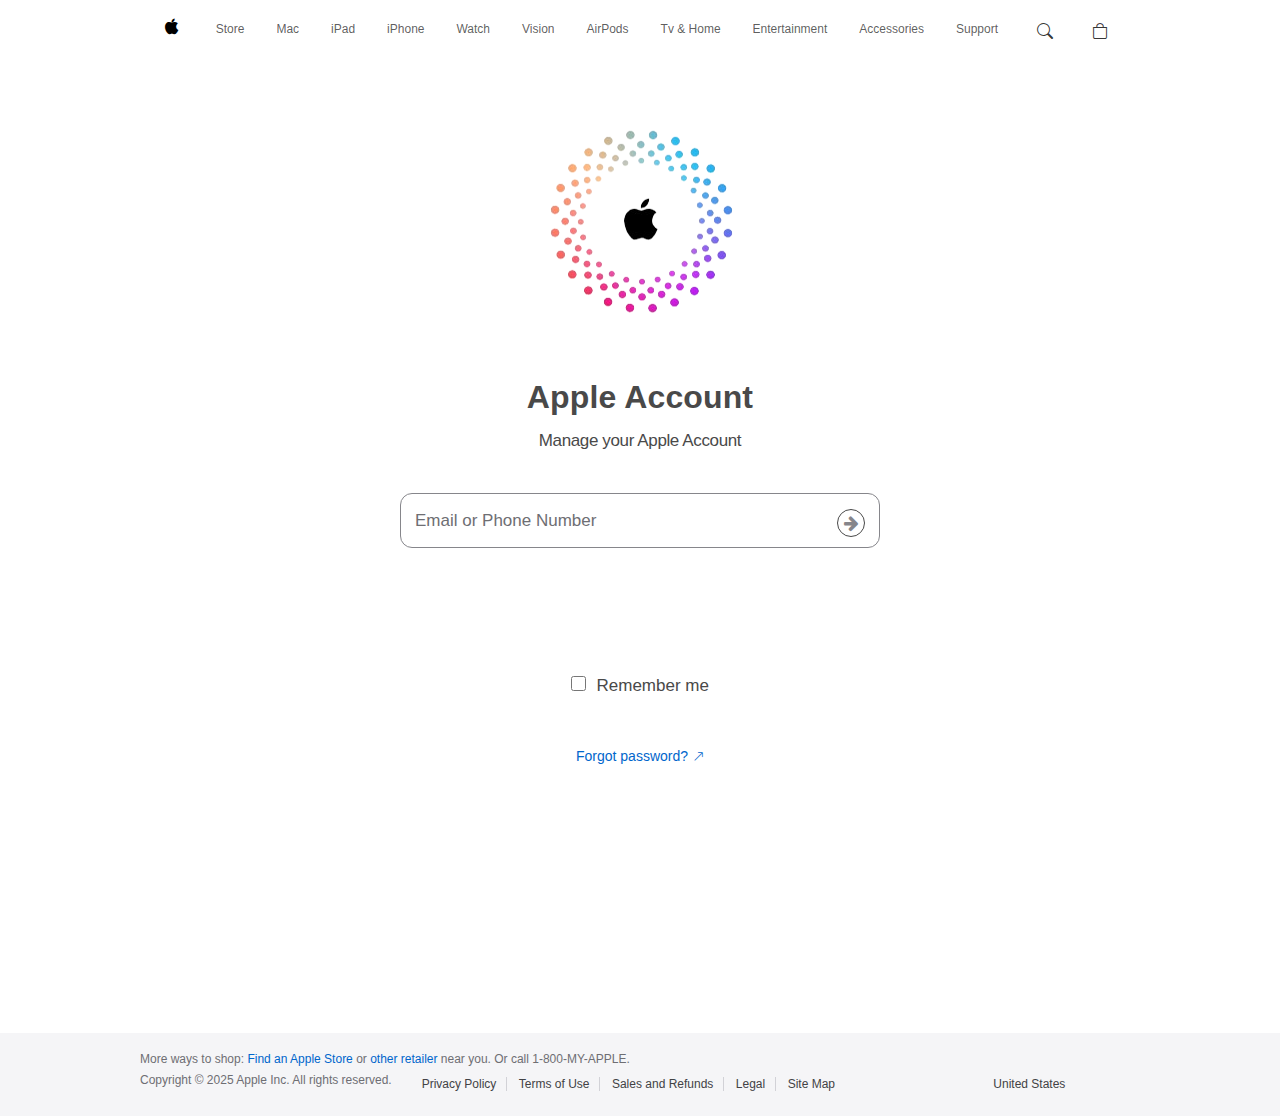
<file: index.html>
<!DOCTYPE html>
<html lang="en">
<head>
    <meta charset="UTF-8">
    <meta name="viewport" content="width=device-width, initial-scale=1.0">
    <title>Manage Your Account</title>
    <link href="https://fonts.cdnfonts.com/css/sf-pro-display" rel="stylesheet">
    <link href="https://fonts.cdnfonts.com/css/sf-pro-text" rel="stylesheet">
    <link href="https://fonts.cdnfonts.com/css/sf-pro" rel="stylesheet">
    <link href="https://fonts.cdnfonts.com/css/helvetica-neue-5" rel="stylesheet">
    <link rel="stylesheet" href="https://stackpath.bootstrapcdn.com/font-awesome/4.7.0/css/font-awesome.min.css"
        integrity="sha384-wvfXpqpZZVQGK6TAh5PVlGOfQNHSoD2xbE+QkPxCAFlNEevoEH3Sl0sibVcOQVnN" crossorigin="anonymous">
    <link rel="stylesheet" href="https://cdn.jsdelivr.net/npm/bootstrap-icons@1.11.3/font/bootstrap-icons.min.css">
    <link rel="stylesheet" href="assets/css/bootstrap.min.css">
    <link rel="stylesheet" href="assets/css/style.css">
    <link rel="stylesheet" href="assets/css/responsive.css">
</head>
<body>

    <!-- nav section start -->

    <nav class="navbar navbar-expand-lg p-0">
        <div class="container globalnav-content">
            <a class="navbar-brand logo" href="#">
                <i class="fa fa-apple" aria-hidden="true"></i>
            </a>
    
            <button class="navbar-toggler" type="button" data-toggle="collapse" data-target="#navbarSupportedContent"
                aria-controls="navbarSupportedContent" aria-expanded="false" aria-label="Toggle navigation">
                <i class="fa fa-bars" aria-hidden="true"></i>
            </button>
    
            <div class="collapse navbar-collapse" id="navbarSupportedContent">
                <ul class="navbar-nav ms-auto">
                    <li class="nav-item active">
                        <a class="nav-link" href="#">Store <span class="sr-only">(current)</span></a>
                        <div class="mega-wrapper">
                            <div class="mega-menu-wrapper">
                                <div class="container globalnav-content">
                                    <div class="mega-menu">
                                        <ol class="first-sub-menu-col">
                                            <h2 class="sub-menu-header">Shop</h2>
                                            <ul class="sub-menu-list">
                                                <li class="sub-menu-list-item-elevated"><a href="#">Shop the Latest</a></li>
                                                <li class="sub-menu-list-item-elevated"><a href="#">Mac</a></li>
                                                <li class="sub-menu-list-item-elevated"><a href="#">iPad</a></li>
                                                <li class="sub-menu-list-item-elevated"><a href="#">iPhone</a></li>
                                                <li class="sub-menu-list-item-elevated"><a href="#">Apple Watch</a></li>
                                                <li class="sub-menu-list-item-elevated"><a href="#">Apple Vision Pro</a></li>
                                                <li class="sub-menu-list-item-elevated"><a href="#">Accessories</a></li>
                                            </ul>
                                        </ol>
                                        <ol>
                                            <h2 class="sub-menu-header">Quick Links</h2>
                                            <ul class="sub-menu-list">
                                                <li class="sub-menu-list-item second-last-item"><a href="#">Find a Store</a></li>
                                                <li class="sub-menu-list-item"><a href="#">Order Status</a></li>
                                                <li class="sub-menu-list-item"><a href="#">Apple Trade In</a></li>
                                                <li class="sub-menu-list-item"><a href="#">Financing</a></li>
                                                <li class="sub-menu-list-item"><a href="#">Personal Setup</a></li>
                                            </ul>
                                        </ol>
                                        <ol>
                                            <h2 class="sub-menu-header">Shop Special Stores</h2>
                                            <ul class="sub-menu-list">
                                                <li class="sub-menu-list-item second-last-item"><a href="#">Certified Refurbished</a></li>
                                                <li class="sub-menu-list-item"><a href="#">Education</a></li>
                                                <li class="sub-menu-list-item"><a href="#">Business</a></li>
                                                <li class="sub-menu-list-item"><a href="#">Veterans and Military</a></li>
                                                <li class="sub-menu-list-item"><a href="#">Government</a></li>
                                            </ul>
                                        </ol>
                                    </div>
                                </div>
                            </div>
                        </div>
                    </li>
                    <li class="nav-item">
                        <a class="nav-link" href="#">Mac</a>
                        <div class="mega-wrapper">
                            <div class="mega-menu-wrapper">
                                <div class="container globalnav-content">
                                    <div class="mega-menu">
                                        <ol class="first-sub-menu-col">
                                            <h2 class="sub-menu-header">Explore Mac</h2>
                                            <ul class="sub-menu-list">
                                                <li class="sub-menu-list-item-elevated"><a href="#">Explore All Mac</a></li>
                                                <li class="sub-menu-list-item-elevated"><a href="#">MacBook Air</a></li>
                                                <li class="sub-menu-list-item-elevated"><a href="#">MacBook Pro</a></li>
                                                <li class="sub-menu-list-item-elevated"><a href="#">iMac</a></li>
                                                <li class="sub-menu-list-item-elevated"><a href="#">Mac mini</a></li>
                                                <li class="sub-menu-list-item-elevated"><a href="#">Mac Studio</a></li>
                                                <li class="sub-menu-list-item-elevated"><a href="#">Mac Pro</a></li>
                                                <li class="sub-menu-list-item-elevated"><a href="#">Displays</a></li>
                                                <li class="sub-menu-list-item second-last-item"><a href="#">Compare Mac</a></li>
                                                <li class="sub-menu-list-item"><a href="#">Switch from PC to Mac</a></li>
                                            </ul>
                                        </ol>
                                        <ol>
                                            <h2 class="sub-menu-header">Shop Mac</h2>
                                            <ul class="sub-menu-list">
                                                <li class="sub-menu-list-item second-last-item"><a href="#">Shop Mac</a></li>
                                                <li class="sub-menu-list-item"><a href="#">Help Me Choose</a></li>
                                                <li class="sub-menu-list-item"><a href="#">Mac Accessories</a></li>
                                                <li class="sub-menu-list-item"><a href="#">Apple Trade In</a></li>
                                                <li class="sub-menu-list-item"><a href="#">Financing</a></li>
                                            </ul>
                                        </ol>
                                        <ol>
                                            <h2 class="sub-menu-header">More from Mac</h2>
                                            <ul class="sub-menu-list">
                                                <li class="sub-menu-list-item second-last-item"><a href="#">Mac Support</a></li>
                                                <li class="sub-menu-list-item"><a href="#">AppleCare+ for Mac</a></li>
                                                <li class="sub-menu-list-item"><a href="#">macOS Sequoia</a></li>
                                                <li class="sub-menu-list-item"><a href="#">Apple Intelligence</a></li>
                                                <li class="sub-menu-list-item"><a href="#">Apps by Apple</a></li>
                                                <li class="sub-menu-list-item"><a href="#">Continuity</a></li>
                                                <li class="sub-menu-list-item"><a href="#">iCloud+</a></li>
                                                <li class="sub-menu-list-item"><a href="#">Mac for Business</a></li>
                                                <li class="sub-menu-list-item"><a href="#">Education</a></li>
                                            </ul>
                                        </ol>
                                    </div>
                                </div>
                            </div>
                        </div>
                    </li>
                    <li class="nav-item">
                        <a class="nav-link" href="#">iPad</a>
                        <div class="mega-wrapper">
                            <div class="mega-menu-wrapper">
                                <div class="container globalnav-content">
                                    <div class="mega-menu">
                                        <ol class="first-sub-menu-col">
                                            <h2 class="sub-menu-header">Explore iPad</h2>
                                            <ul class="sub-menu-list">
                                                <li class="sub-menu-list-item-elevated"><a href="#">Explore All iPad</a></li>
                                                <li class="sub-menu-list-item-elevated"><a href="#">iPad Pro</a></li>
                                                <li class="sub-menu-list-item-elevated"><a href="#">iPad Air</a></li>
                                                <li class="sub-menu-list-item-elevated"><a href="#">iPad</a></li>
                                                <li class="sub-menu-list-item-elevated"><a href="#">iPad mini</a></li>
                                                <li class="sub-menu-list-item-elevated"><a href="#">Apple Pencil</a></li>
                                                <li class="sub-menu-list-item-elevated"><a href="#">Keyboards</a></li>
                                                <li class="sub-menu-list-item second-last-item"><a href="#">Compare iPad</a></li>
                                                <li class="sub-menu-list-item"><a href="#">Why iPad</a></li>
                                            </ul>
                                        </ol>
                                        <ol>
                                            <h2 class="sub-menu-header">Shop iPad</h2>
                                            <ul class="sub-menu-list">
                                                <li class="sub-menu-list-item second-last-item"><a href="#">Shop iPad</a></li>
                                                <li class="sub-menu-list-item"><a href="#">iPad Accessories</a></li>
                                                <li class="sub-menu-list-item"><a href="#">Apple Trade In</a></li>
                                                <li class="sub-menu-list-item"><a href="#">Financing</a></li>
                                            </ul>
                                        </ol>
                                        <ol>
                                            <h2 class="sub-menu-header">More from iPad</h2>
                                            <ul class="sub-menu-list">
                                                <li class="sub-menu-list-item second-last-item"><a href="#">iPad Support</a></li>
                                                <li class="sub-menu-list-item"><a href="#">AppleCare+ for iPad</a></li>
                                                <li class="sub-menu-list-item"><a href="#">iPadOS 18</a></li>
                                                <li class="sub-menu-list-item"><a href="#">Apple Intelligence</a></li>
                                                <li class="sub-menu-list-item"><a href="#">Apps by Apple</a></li>
                                                <li class="sub-menu-list-item"><a href="#">iCloud+</a></li>
                                                <li class="sub-menu-list-item"><a href="#">Education</a></li>
                                            </ul>
                                        </ol>
                                    </div>
                                </div>
                            </div>
                        </div>
                    </li>
                    <!-- <li class="nav-item">
                        <a class="nav-link" href="#testimonial-part">Testimonial<i class="fa fa-caret-down"
                                aria-hidden="true"></i></a>
                        <div class="droparea">
                            <ol>
                                <li>
                                    <a class="mega-item" href="#testimonial-part">Client Review</a>
                                </li>
                                <li>
                                    <a class="mega-item" href="#company-part">Our Partners</a>
                                </li>
                            </ol>
                            <ol>
                                <li>
                                    <a class="mega-item" href="#service-part">Our Services</a>
                                </li>
                                <li>
                                    <a class="mega-item" href="#">Testi-Item</a>
                                </li>
                            </ol>
                            <ol>
                                <li>
                                    <a class="mega-item" href="#counter-part">Total Clients</a>
                                </li>
                                <li>
                                    <a class="mega-item" href="#">Testi-Item</a>
                                </li>
                            </ol>
                            <ol>
                                <li>
                                    <a class="mega-item" href="#team-part">Our Team</a>
                                </li>
                                <li>
                                    <a class="mega-item" href="#">Testi-Item</a>
                                </li>
                            </ol>
                        </div>
                    </li> -->
                    <li class="nav-item">
                        <a class="nav-link" href="#">iPhone</a>
                        <div class="mega-wrapper">
                            <div class="mega-menu-wrapper">
                                <div class="container globalnav-content">
                                    <div class="mega-menu">
                                        <ol class="first-sub-menu-col">
                                            <h2 class="sub-menu-header">Explore iPhone</h2>
                                            <ul class="sub-menu-list">
                                                <li class="sub-menu-list-item-elevated"><a href="#">Explore All iPhone</a></li>
                                                <li class="sub-menu-list-item-elevated"><a href="#">iPhone 16 Pro</a></li>
                                                <li class="sub-menu-list-item-elevated"><a href="#">iPhone 16</a></li>
                                                <li class="sub-menu-list-item-elevated"><a href="#">iPhone 16e</a></li>
                                                <li class="sub-menu-list-item-elevated"><a href="#">iPhone 15</a></li>
                                                <li class="sub-menu-list-item second-last-item"><a href="#">Compare iPhone</a></li>
                                                <li class="sub-menu-list-item"><a href="#">Switch from Android</a></li>
                                            </ul>
                                        </ol>
                                        <ol>
                                            <h2 class="sub-menu-header">Shop iPhone</h2>
                                            <ul class="sub-menu-list">
                                                <li class="sub-menu-list-item second-last-item"><a href="#">Shop iPhone</a></li>
                                                <li class="sub-menu-list-item"><a href="#">iPhone Accessories</a></li>
                                                <li class="sub-menu-list-item"><a href="#">Apple Trade In</a></li>
                                                <li class="sub-menu-list-item"><a href="#">Carrier Deals at Apple</a></li>
                                                <li class="sub-menu-list-item"><a href="#">Financing</a></li>
                                            </ul>
                                        </ol>
                                        <ol>
                                            <h2 class="sub-menu-header">More from iPhone</h2>
                                            <ul class="sub-menu-list">
                                                <li class="sub-menu-list-item second-last-item"><a href="#">iPhone Support</a></li>
                                                <li class="sub-menu-list-item"><a href="#">AppleCare+ for iPhone</a></li>
                                                <li class="sub-menu-list-item"><a href="#">iOS 18</a></li>
                                                <li class="sub-menu-list-item"><a href="#">Apple Intelligence</a></li>
                                                <li class="sub-menu-list-item"><a href="#">Apps by Apple</a></li>
                                                <li class="sub-menu-list-item"><a href="#">iPhone Privacy</a></li>
                                                <li class="sub-menu-list-item"><a href="#">iCloud+</a></li>
                                                <li class="sub-menu-list-item"><a href="#">Wallet, Pay, Card</a></li>
                                                <li class="sub-menu-list-item"><a href="#">Siri</a></li>
                                            </ul>
                                        </ol>
                                    </div>
                                </div>
                            </div>
                        </div>
                    </li>
                    <li class="nav-item">
                        <a class="nav-link" href="#">Watch</a>
                        <div class="mega-wrapper">
                            <div class="mega-menu-wrapper">
                                <div class="container globalnav-content">
                                    <div class="mega-menu">
                                        <ol class="first-sub-menu-col">
                                            <h2 class="sub-menu-header">Explore Watch</h2>
                                            <ul class="sub-menu-list">
                                                <li class="sub-menu-list-item-elevated"><a href="#">Explore All Apple Watch</a></li>
                                                <li class="sub-menu-list-item-elevated"><a href="#">Apple Watch Series 10</a></li>
                                                <li class="sub-menu-list-item-elevated"><a href="#">Apple Watch Ultra 2</a></li>
                                                <li class="sub-menu-list-item-elevated"><a href="#">Apple Watch SE</a></li>
                                                <li class="sub-menu-list-item-elevated"><a href="#">Apple Watch Nike</a></li>
                                                <li class="sub-menu-list-item-elevated"><a href="#">Apple Watch Hermès</a></li>
                                                <li class="sub-menu-list-item second-last-item"><a href="#">Compare Watch</a></li>
                                                <li class="sub-menu-list-item"><a href="#">Why Apple Watch</a></li>
                                            </ul>
                                        </ol>
                                        <ol>
                                            <h2 class="sub-menu-header">Shop Watch</h2>
                                            <ul class="sub-menu-list">
                                                <li class="sub-menu-list-item second-last-item"><a href="#">Shop Apple Watch</a></li>
                                                <li class="sub-menu-list-item"><a href="#">Apple Watch Studio</a></li>
                                                <li class="sub-menu-list-item"><a href="#">Apple Watch Bands</a></li>
                                                <li class="sub-menu-list-item"><a href="#">Apple Watch Accessories</a></li>
                                                <li class="sub-menu-list-item"><a href="#">Apple Trade In</a></li>
                                                <li class="sub-menu-list-item"><a href="#">Financing</a></li>
                                            </ul>
                                        </ol>
                                        <ol>
                                            <h2 class="sub-menu-header">More from Watch</h2>
                                            <ul class="sub-menu-list">
                                                <li class="sub-menu-list-item second-last-item"><a href="#">Apple Watch Support</a></li>
                                                <li class="sub-menu-list-item"><a href="#">AppleCare+</a></li>
                                                <li class="sub-menu-list-item"><a href="#">watchOS 11</a></li>
                                                <li class="sub-menu-list-item"><a href="#">Apple Watch For Your Kids</a></li>
                                                <li class="sub-menu-list-item"><a href="#">Apps by Apple</a></li>
                                                <li class="sub-menu-list-item"><a href="#">Apple Fitness+</a></li>
                                            </ul>
                                        </ol>
                                    </div>
                                </div>
                            </div>
                        </div>
                    </li>
                    <li class="nav-item">
                        <a class="nav-link" href="#">Vision</a>
                        <div class="mega-wrapper">
                            <div class="mega-menu-wrapper">
                                <div class="container globalnav-content">
                                    <div class="mega-menu">
                                        <ol class="first-sub-menu-col">
                                            <h2 class="sub-menu-header">Explore Vision</h2>
                                            <ul class="sub-menu-list">
                                                <li class="sub-menu-list-item-elevated"><a href="#">Explore Apple Vision Pro</a></li>
                                                <li class="sub-menu-list-item-elevated"><a href="#">Guided Tour</a></li>
                                                <li class="sub-menu-list-item-elevated"><a href="#">Tech Specs</a></li>
                                            </ul>
                                        </ol>
                                        <ol>
                                            <h2 class="sub-menu-header">Shop Vision</h2>
                                            <ul class="sub-menu-list">
                                                <li class="sub-menu-list-item second-last-item"><a href="#">Shop Apple Vision Pro</a></li>
                                                <li class="sub-menu-list-item"><a href="#">Apple Vision Pro Accessories</a></li>
                                                <li class="sub-menu-list-item"><a href="#">Book a Demo</a></li>
                                                <li class="sub-menu-list-item"><a href="#">Financing</a></li>
                                            </ul>
                                        </ol>
                                        <ol>
                                            <h2 class="sub-menu-header">More from Vision</h2>
                                            <ul class="sub-menu-list">
                                                <li class="sub-menu-list-item second-last-item"><a href="#">Apple Vision Pro Support</a></li>
                                                <li class="sub-menu-list-item"><a href="#">AppleCare+</a></li>
                                                <li class="sub-menu-list-item"><a href="#">visionOS 2</a></li>
                                            </ul>
                                        </ol>
                                    </div>
                                </div>
                            </div>
                        </div>
                    </li>
                    <li class="nav-item">
                        <a class="nav-link" href="#">AirPods</a>
                        <div class="mega-wrapper">
                            <div class="mega-menu-wrapper">
                                <div class="container globalnav-content">
                                    <div class="mega-menu">
                                        <ol class="first-sub-menu-col">
                                            <h2 class="sub-menu-header">Explore AirPods</h2>
                                            <ul class="sub-menu-list">
                                                <li class="sub-menu-list-item-elevated"><a href="#">Explore All AirPods</a></li>
                                                <li class="sub-menu-list-item-elevated"><a href="#">AirPods 4</a></li>
                                                <li class="sub-menu-list-item-elevated"><a href="#">AirPods Pro 2</a></li>
                                                <li class="sub-menu-list-item-elevated"><a href="#">AirPods Max</a></li>
                                                <li class="sub-menu-list-item second-last-item"><a href="#">Compare AirPods</a></li>
                                            </ul>
                                        </ol>
                                        <ol>
                                            <h2 class="sub-menu-header">Shop AirPods</h2>
                                            <ul class="sub-menu-list">
                                                <li class="sub-menu-list-item second-last-item"><a href="#">Shop AirPods</a></li>
                                                <li class="sub-menu-list-item"><a href="#">AirPods Accessories</a></li>
                                            </ul>
                                        </ol>
                                        <ol>
                                            <h2 class="sub-menu-header">More from AirPods</h2>
                                            <ul class="sub-menu-list">
                                                <li class="sub-menu-list-item second-last-item"><a href="#">AirPods Support</a></li>
                                                <li class="sub-menu-list-item"><a href="#">AppleCare+ for Headphones</a></li>
                                                <li class="sub-menu-list-item"><a href="#">Hearing Health</a></li>
                                                <li class="sub-menu-list-item"><a href="#">Apple Music</a></li>
                                            </ul>
                                        </ol>
                                    </div>
                                </div>
                            </div>
                        </div>
                    </li>
                    <li class="nav-item">
                        <a class="nav-link" href="#">Tv & Home</a>
                        <div class="mega-wrapper">
                            <div class="mega-menu-wrapper">
                                <div class="container globalnav-content">
                                    <div class="mega-menu">
                                        <ol class="first-sub-menu-col">
                                            <h2 class="sub-menu-header">Explore TV & Home</h2>
                                            <ul class="sub-menu-list">
                                                <li class="sub-menu-list-item-elevated"><a href="#">Explore TV & Home</a></li>
                                                <li class="sub-menu-list-item-elevated"><a href="#">Apple TV 4K</a></li>
                                                <li class="sub-menu-list-item-elevated"><a href="#">HomePod</a></li>
                                                <li class="sub-menu-list-item-elevated"><a href="#">HomePod mini</a></li>
                                            </ul>
                                        </ol>
                                        <ol>
                                            <h2 class="sub-menu-header">Shop TV & Home</h2>
                                            <ul class="sub-menu-list">
                                                <li class="sub-menu-list-item second-last-item"><a href="#">Shop Apple TV 4K</a></li>
                                                <li class="sub-menu-list-item"><a href="#">Shop HomePod</a></li>
                                                <li class="sub-menu-list-item"><a href="#">Shop HomePod mini</a></li>
                                                <li class="sub-menu-list-item"><a href="#">Shop Siri Remote</a></li>
                                                <li class="sub-menu-list-item"><a href="#">TV & Home Accessories</a></li>
                                            </ul>
                                        </ol>
                                        <ol>
                                            <h2 class="sub-menu-header">More from TV & Home</h2>
                                            <ul class="sub-menu-list">
                                                <li class="sub-menu-list-item second-last-item"><a href="#">Apple TV Support</a></li>
                                                <li class="sub-menu-list-item"><a href="#">HomePod Support</a></li>
                                                <li class="sub-menu-list-item"><a href="#">AppleCare+</a></li>
                                                <li class="sub-menu-list-item"><a href="#">Apple TV app</a></li>
                                                <li class="sub-menu-list-item"><a href="#">Apple TV+</a></li>
                                                <li class="sub-menu-list-item"><a href="#">Home app</a></li>
                                                <li class="sub-menu-list-item"><a href="#">Apple Music</a></li>
                                                <li class="sub-menu-list-item"><a href="#">Siri</a></li>
                                                <li class="sub-menu-list-item"><a href="#">AirPlay</a></li>
                                            </ul>
                                        </ol>
                                    </div>
                                </div>
                            </div>
                        </div>
                    </li>
                    <li class="nav-item">
                        <a class="nav-link" href="#">Entertainment</a>
                        <div class="mega-wrapper">
                            <div class="mega-menu-wrapper">
                                <div class="container globalnav-content">
                                    <div class="mega-menu">
                                        <ol class="first-sub-menu-col">
                                            <h2 class="sub-menu-header">Explore Entertainment</h2>
                                            <ul class="sub-menu-list">
                                                <li class="sub-menu-list-item-elevated"><a href="#">Explore Entertainment</a></li>
                                                <li class="sub-menu-list-item-elevated"><a href="#">Apple One</a></li>
                                                <li class="sub-menu-list-item-elevated"><a href="#">Apple TV+</a></li>
                                                <li class="sub-menu-list-item-elevated"><a href="#">Apple Music</a></li>
                                                <li class="sub-menu-list-item-elevated"><a href="#">Apple Arcade</a></li>
                                                <li class="sub-menu-list-item-elevated"><a href="#">Apple Fitness+</a></li>
                                                <li class="sub-menu-list-item-elevated"><a href="#">Apple News+</a></li>
                                                <li class="sub-menu-list-item-elevated"><a href="#">Apple Podcasts</a></li>
                                                <li class="sub-menu-list-item-elevated"><a href="#">Apple Books</a></li>
                                                <li class="sub-menu-list-item-elevated"><a href="#">App Store</a></li>
                                            </ul>
                                        </ol>
                                        <ol>
                                            <h2 class="sub-menu-header">Support</h2>
                                            <ul class="sub-menu-list">
                                                <li class="sub-menu-list-item second-last-item"><a href="#">Apple TV+ Support</a></li>
                                                <li class="sub-menu-list-item"><a href="#">Apple Music Support</a></li>
                                            </ul>
                                        </ol>
                                    </div>
                                </div>
                            </div>
                        </div>
                    </li>
                    <li class="nav-item">
                        <a class="nav-link" href="#">Accessories</a>
                        <div class="mega-wrapper">
                            <div class="mega-menu-wrapper">
                                <div class="container globalnav-content">
                                    <div class="mega-menu">
                                        <ol class="first-sub-menu-col">
                                            <h2 class="sub-menu-header">Shop Accessories</h2>
                                            <ul class="sub-menu-list">
                                                <li class="sub-menu-list-item-elevated"><a href="#">Shop All Accessories</a></li>
                                                <li class="sub-menu-list-item-elevated"><a href="#">Mac</a></li>
                                                <li class="sub-menu-list-item-elevated"><a href="#">iPad</a></li>
                                                <li class="sub-menu-list-item-elevated"><a href="#">iPhone</a></li>
                                                <li class="sub-menu-list-item-elevated"><a href="#">Apple Watch</a></li>
                                                <li class="sub-menu-list-item-elevated"><a href="#">Apple Vision Pro</a></li>
                                                <li class="sub-menu-list-item-elevated"><a href="#">AirPods</a></li>
                                                <li class="sub-menu-list-item-elevated"><a href="#">TV & Home</a></li>
                                            </ul>
                                        </ol>
                                        <ol>
                                            <h2 class="sub-menu-header">Explore Accessories</h2>
                                            <ul class="sub-menu-list">
                                                <li class="sub-menu-list-item second-last-item"><a href="#">Made by Apple</a></li>
                                                <li class="sub-menu-list-item"><a href="#">Beats by Dr. Dre</a></li>
                                                <li class="sub-menu-list-item"><a href="#">AirTag</a></li>
                                            </ul>
                                        </ol>
                                    </div>
                                </div>
                            </div>
                        </div>
                    </li>
                    <li class="nav-item">
                        <a class="nav-link" href="#">Support</a>
                        <div class="mega-wrapper">
                            <div class="mega-menu-wrapper">
                                <div class="container globalnav-content">
                                    <div class="mega-menu">
                                        <ol class="first-sub-menu-col">
                                            <h2 class="sub-menu-header">Explore Support</h2>
                                            <ul class="sub-menu-list">
                                                <li class="sub-menu-list-item-elevated"><a href="#">iPhone</a></li>
                                                <li class="sub-menu-list-item-elevated"><a href="#">Mac</a></li>
                                                <li class="sub-menu-list-item-elevated"><a href="#">iPad</a></li>
                                                <li class="sub-menu-list-item-elevated"><a href="#">Watch</a></li>
                                                <li class="sub-menu-list-item-elevated"><a href="#">Apple Vision Pro</a></li>
                                                <li class="sub-menu-list-item-elevated"><a href="#">AirPods</a></li>
                                                <li class="sub-menu-list-item-elevated"><a href="#">Music</a></li>
                                                <li class="sub-menu-list-item-elevated"><a href="#">TV</a></li>
                                                <li class="sub-menu-list-item second-last-item"><a href="#">Explore Support</a></li>
                                            </ul>
                                        </ol>
                                        <ol>
                                            <h2 class="sub-menu-header">Get Help</h2>
                                            <ul class="sub-menu-list">
                                                <li class="sub-menu-list-item second-last-item"><a href="#">Community</a></li>
                                                <li class="sub-menu-list-item"><a href="#">Check Coverage</a></li>
                                                <li class="sub-menu-list-item"><a href="#">Repair</a></li>
                                            </ul>
                                        </ol>
                                        <ol>
                                            <h2 class="sub-menu-header">Helpful Topics</h2>
                                            <ul class="sub-menu-list">
                                                <li class="sub-menu-list-item second-last-item"><a href="#">Get AppleCare+</a></li>
                                                <li class="sub-menu-list-item"><a href="#">Apple Account and Password</a></li>
                                                <li class="sub-menu-list-item"><a href="#">Billing & Subscriptions</a></li>
                                                <li class="sub-menu-list-item"><a href="#">Accessibility</a></li>
                                            </ul>
                                        </ol>
                                    </div>
                                </div>
                            </div>
                        </div>
                    </li>
                    <li class="nav-item search-icon-hover">
                        <a class="nav-link nav-icon" href="#"><i class="bi bi-search"></i></a>
                        <div class="search-wrapper">
                            <div class="search-item-wrapper">
                                <div class="container globalnav-content">
                                    <div class="search-input-area">
                                        <i class="bi bi-search search-icon"></i><input type="text" class="search-input" placeholder="Search apple.com">
                                        <!-- <ol>
                                            <h2 class="sub-menu-header">Quick Links</h2>
                                            <ul class="sub-menu-list">
                                                <li class="sub-menu-list-item second-last-item"><a href="#">Find a Store</a></li>
                                                <li class="sub-menu-list-item"><a href="#">Order Status</a></li>
                                                <li class="sub-menu-list-item"><a href="#">Apple Trade In</a></li>
                                                <li class="sub-menu-list-item"><a href="#">Financing</a></li>
                                                <li class="sub-menu-list-item"><a href="#">Personal Setup</a></li>
                                            </ul>
                                        </ol> -->
                                    </div>
                                </div>
                            </div>
                        </div>
                    </li>
                    <li class="nav-item">
                        <a class="nav-link nav-icon" href="#"><i class="bi bi-bag"></i></a>
                    </li>
                </ul>
            </div>
        </div>
    </nav>

    <!-- nav section end -->

    <!-- header sticky section start -->

    <section id="header-sticky-part" class="d-none">
        <div class="container globalnav-content">
            <div class="header-sticky-wrapper">
                <div class="row">
                    <div class="col-lg-6">
                        <a href="#" class="header-title">Apple Account</a>
                    </div>
                    <div class="col-lg-6">
                        <div class="account-items">
                            <a href="#" class="sign-in-btn">Sign In</a>
                            <a href="#" class="header-link">Create Your Apple Account</a>
                            <a href="#" class="header-link">FAQ</a>
                        </div>
                    </div>
                </div>
            </div>
        </div>
    </section>

    <!-- header sticky section end -->

    <!-- main section start -->

    <section id="main-part">
        <div class="container globalnav-content text-center">
            <div class="row">
                <div class="col-lg-12">
                    <div class="banner-img">
                        <img src="assets/images/form-main-img.png" alt="form-main-img">
                    </div>
                </div>
            </div>
            <div class="row">
                <div class="col-lg-12">
                    <div class="text-area">
                        <p class="title">Apple Account</p>
                        <p class="sub-title">Manage your Apple Account</p>
                    </div>
                </div>
            </div>
            <div class="row">
                <div class="col-lg-12">
                    <form action="#">
                        <div class="input-area">
                            <input type="text" class="text-input" name="" id="email-phone-input" required>
                            <label for="" class="label-text">Email or Phone Number</label>
                            <button type="submit" class="si-button email-phone-btn" id="email-submit-btn" disabled><i class="fa fa-arrow-right arrow-right" id="" aria-hidden="true"></i></button>
                        </div>
                        <div class="input-area" id="pass-input-area">
                            <input type="password" class="text-input pass-input" name="" id="" required>
                            <label for="" class="label-text">Password</label>
                            <button type="submit" class="si-button pass-btn" id="pass-submit-btn" disabled><i class="fa fa-arrow-right arrow-right" aria-hidden="true"></i></button>
                        </div>
                    </form>
                </div>
            </div>
            <div class="row">
                <div class="col-lg-12">
                    <div class="check-group">
                        <input type="checkbox" class="check-input" name="" id="remember-me">
                        <label for="remember-me" class="remember-box">Remember me</label>
                        <!-- <p>Remember me</p> -->
                    </div>
                </div>
            </div>
            <a href="#" class="forgot-pass">Forgot password?<i class="bi bi-arrow-up-right right-up-arrow"></i></a>
        </div>
    </section>

    <!-- main section end -->

    <!-- footer section start -->

    <section id="footer-part">
        <div class="container globalnav-content">
            <p class="footer-text footer-contact">More ways to shop: <a href="#">Find an Apple Store</a> or <a href="#">other retailer</a> near you. Or call 1-800-MY-APPLE.</p>
            <div class="row">
                <div class="col-lg-10">
                    <div class="copyright-wrapper">
                        <div class="copyright-text">
                            <p class="footer-text">Copyright © 2025 Apple Inc. All rights reserved.</p>
                        </div>
                        <div class="footer-nav">
                            <a href="#" class="footer-text footer-nav-link">Privacy Policy</a>
                            <a href="#" class="footer-text footer-nav-link">Terms of Use</a>
                            <a href="#" class="footer-text footer-nav-link">Sales and Refunds</a>
                            <a href="#" class="footer-text footer-nav-link">Legal</a>
                            <a href="#" class="footer-text footer-nav-link">Site Map</a>
                        </div>
                    </div>
                </div>
                <div class="col-lg-2">
                    <a href="#" class="footer-text country-link">United States</a>
                </div>
            </div>
        </div>
    </section>

    <!-- footer section end -->

    <script src="assets/js/jquery-3.7.1.min.js"></script>
    <script src="assets/js/popper.min.js"></script>
    <script src="assets/js/bootstrap.bundle.min.js"></script>
    <script src="assets/js/bootstrap.min.js"></script>
    <script src="assets/js/script.js"></script>
</body>
</html>
</file>
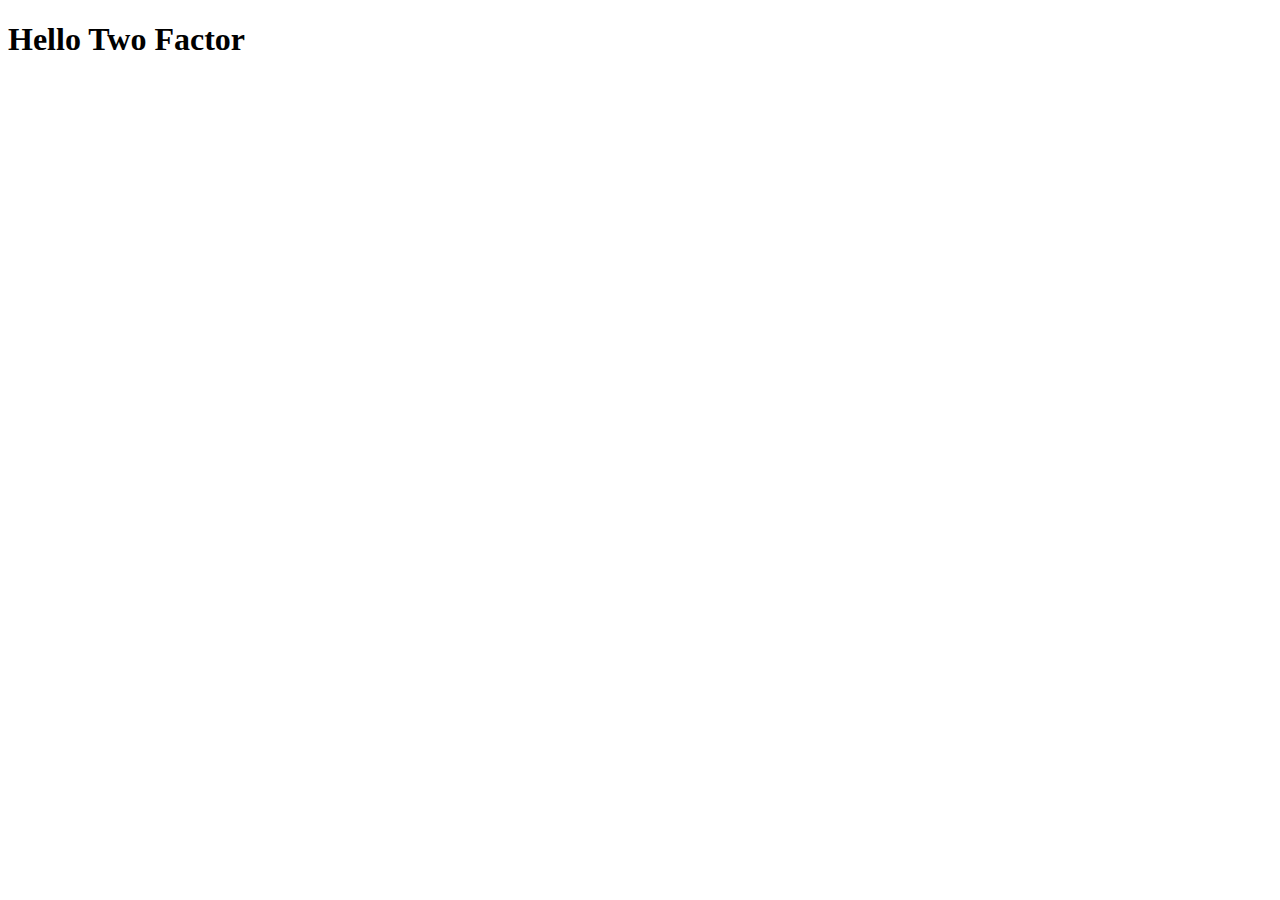
<file: two-factor-sign-in.html>
<!DOCTYPE html>
<html lang="en">
<head>
    <meta charset="UTF-8">
    <meta name="viewport" content="width=device-width, initial-scale=1.0">
    <title>Document</title>
</head>
<body>
    <h1>Hello Two Factor</h1>
</body>
</html>
</file>
<file: assets/css/style.css>
/* ==========================================================
                    common css start
============================================================= */

*{
    margin: 0;
    padding: 0;
    box-sizing: border-box;
}

body{
    font-family: 'SF Pro', sans-serif;
    /* font-family: 'Arial', sans-serif; */
    overflow-x: hidden;
    /* background: rgb(185, 114, 114); */
    
}

.globalnav-content{
    /* width: 100%; */
    max-width: 1024px;
}

ul,ol{
    list-style: none;
}

a,
a:hover,
a:focus{
    text-decoration: none;
}

h1,
h2,
h3,
h4,
h5,
h6,
p{
    margin: 0;
    padding: 0;
}

/* ========================================================
                    common css end
=========================================================== */

/* ==========================================================
                    nav-part css start
============================================================= */

nav{
    width: 100%;
    position: relative;
    transition: .4s;
}

nav .logo{
    font-size: 17px;
    font-weight: 600;
    margin-right: 0;
    margin-bottom: 3px;
    margin-left: 25px;
    padding-top: 0;
}

nav ul .nav-item{
    margin-right: 32px;
    transition: .4s;
    margin-top: 20px;
    margin-bottom: 20px;
    
}

nav ul li a{
    /* font-family: 'Arial', sans-serif; */
    font-size: 12px !important;
    font-weight: 400 !important;
    color: rgb(0, 0, 0, 0.8);
    transition: .4s;
    padding: 0 !important;
}

nav ul li .nav-icon{
    font-size: 16px !important;
    font-weight: 700 !important;
    color: rgba(0, 0, 0, .8);
    margin-left: 7px;
}

nav ul .nav-item:hover .mega-wrapper{
    top: 40px;
    visibility: visible;
    opacity: 1;
}

/* nav ul .search-icon-hover:hover .search-wrapper{
    top: 40px;
    visibility: visible;
    opacity: 1;
} */

/* ==========================================================
                    nav-part css end
============================================================= */

/* =========================================================
                    mega-menu-part css start
============================================================ */

nav .mega-wrapper{
    visibility: hidden;
    width: 100%;
    height: 100vh;
    background: rgb(250, 250, 252, 0.98);
    position: fixed;
    top: 90px;
    left: 0;
    z-index: 1;
    transition: .4s;
    opacity: 0;
}

nav .mega-menu-wrapper{
    padding-top: 50px;
    padding-bottom: 80px;
    background: #ffffff;
}

nav .mega-wrapper .mega-menu-wrapper .mega-menu{
    display: flex;
}

nav .mega-wrapper .mega-menu-wrapper .mega-menu ol{
    width: 25%;
    padding-left: 0;
}

nav .mega-wrapper .mega-menu-wrapper .first-sub-menu-col{
    width: 33% !important;
    padding-left: 22px !important;
}

nav .mega-menu ol .sub-menu-header{
    font-family: 'SF Pro Text', sans-serif;
    font-size: 12px;
    line-height: 1.3333733333;
    font-weight: 400;
    letter-spacing: -.01em;
    color: rgb(110, 110, 115, 1);
    display: block;
}

nav .mega-menu ol .sub-menu-list{
    padding-left: 0;
}

nav .mega-menu ol .sub-menu-list-item-elevated:first-child{
    margin-top: 7px;
}

nav .mega-menu ol .sub-menu-list-item-elevated{
    padding-top: 12px;
    margin-top: 0;
    margin-bottom: 0;
    margin-right: 0;
}

nav .mega-menu ol .sub-menu-list-item-elevated a{
    display: inline-block;
    font-family: 'SF Pro', sans-serif;
    /* font-family: 'Helvetica Neue', sans-serif; */
    font-size: 22px !important;
    font-weight: 600 !important;
    line-height: 1.1666666667;
    letter-spacing: .009em;
    color: #333336;
}

nav .mega-menu ol .sub-menu-list-item:first-child{
    margin-top: 13px;
}

nav .mega-menu ol .second-last-item{
    margin-top: 10px !important;
}

nav .mega-menu ol .sub-menu-list-item{
    padding-top: 6px;
    margin-top: 0;
    margin-bottom: 0;
    margin-right: 0;
}

nav .mega-menu ol .sub-menu-list-item a{
    font-family: 'SF Pro Text', sans-serif;
    font-size: 12px !important;
    font-weight: 600 !important;
    line-height: 1.3333733333;
    letter-spacing: -.01em;
    color: #333336;
}

nav .search-wrapper{
    /* visibility: hidden; */
    width: 100%;
    height: 100vh;
    background: rgb(250, 250, 252, 0.97);
    position: fixed;
    top: 70px;
    left: 0;
    z-index: 1;
    /* transition: .4s; */
    /* opacity: 0; */
}

nav .search-wrapper .search-item-wrapper{
    padding-top: 40px;
    padding-bottom: 84px;
    background: #ffffff;
}

nav .search-wrapper .search-item-wrapper .search-input-area{
    padding-left: 25px;
}

nav .search-wrapper .search-item-wrapper .search-input-area .search-input{
    width: 90%;
    font-family: 'SF Pro Display', sans-serif;
    font-size: 24px;
    line-height: 1.1666666667;
    font-weight: 600;
    letter-spacing: .009em;
    padding: 5px 10px;
    box-sizing: border-box;
    background-color: transparent;
    border: none;
    border-radius: 0;
    color: #333336;
    outline: none;
}

nav .search-wrapper .search-item-wrapper .search-input-area .search-icon{
    font-size: 20px;
    color: rgb(110, 110, 115, 1);
}

/* nav .search-wrapper .search-item-wrapper .search-input-area ol .sub-menu-header{
    font-family: 'SF Pro Text', sans-serif;
    font-size: 12px;
    line-height: 1.3333733333;
    font-weight: 400;
    letter-spacing: -.01em;
    color: rgb(110, 110, 115, 1);
    display: block;
}

nav .search-wrapper .search-item-wrapper .search-input-area ol .sub-menu-list{
    padding-left: 0;
}

nav .search-wrapper .search-item-wrapper .search-input-area ol .sub-menu-list-item a{
    font-family: 'SF Pro Text', sans-serif;
    font-size: 12px !important;
    font-weight: 600 !important;
    line-height: 1.3333733333;
    letter-spacing: -.01em;
    color: #333336;
} */

/* =========================================================
                    mega-menu-part css end
============================================================ */

/* =========================================================
                    header-part css start
============================================================ */

#header-part .header-wrapper{
    position: relative;
}

#header-part .header-wrapper::after{
    content: "";
    position: absolute;
    top: 45px;
    left: 0;
    width: 96%;
    height: 1px;
    background: #d6d4d1;
}    

#header-part .header-title{
    font-size: 21px;
    font-weight: 600;
    color: #000000;
}

#header-part .account-items{
    display: inline-block;
    margin-left: 35%;
}

#header-part .account-items a{
    font-size: 12px;
    font-weight: 400;
    color: #000000;
    margin-left: 18px;
}

#header-part .account-items .sign-in-btn {
   pointer-events: none;
   color: #999797;
}

#header-part .header-link:hover{
    color: #0071e3;
}

/* =========================================================
                    header-part css end
============================================================ */

/* =========================================================
                    header-sticky-part css start
============================================================ */

#header-sticky-part{
    position: sticky;
    top: 0;
    background: #ffffff;
    padding-top: 15px;
    padding-bottom: 8px;
}

#header-sticky-part .header-sticky-wrapper::after{
    content: "";
    position: absolute;
    top: 55px;
    left: 0;
    width: 100%;
    height: 1px;
    background: #d6d4d1;
}    

#header-sticky-part .header-sticky-wrapper .header-title{
    font-size: 21px;
    font-weight: 600;
    color: #000000;
}

#header-sticky-part .header-sticky-wrapper .account-items{
    display: inline-block;
    margin-left: 35%;
}

#header-sticky-part .header-sticky-wrapper .account-items a{
    font-size: 12px;
    font-weight: 400;
    color: #000000;
    margin-left: 18px;
}

#header-sticky-part .header-sticky-wrapper .account-items .sign-in-btn {
   pointer-events: none;
   color: #999797;
}

#header-sticky-part .header-sticky-wrapper .header-link:hover{
    color: #0071e3;
}

/* =========================================================
                    header-sticky-part css end
============================================================ */


/* =========================================================
                    main-part css start
============================================================ */

#main-part{
    padding-bottom: 265px;
}

#main-part .banner-img{
    margin-top: 55px;
    margin-bottom: 50px;
}

#main-part .text-area .title{
    font-size: 32px;
    font-weight: 600;
    letter-spacing: .004em;
    line-height: 1.125;
    color: #494949;
}

#main-part .text-area .sub-title{
    font-size: 17px;
    font-weight: 400;
    letter-spacing: -.022em;
    line-height: 1.47059;
    color: #494949;
    margin-top: 13px;
    margin-bottom: 40px;
}

#main-part .input-area{
    position: relative;
}

#main-part .text-input{
    width: 480px;
    height: 55px;
    font-size: 17px;
    font-weight: 400;
    background: transparent;
    color: #494949;
    border: 1px solid #86868b;
    border-radius: 12px;
    outline-color: #0071e3;
    padding-top: 25px;
    padding-bottom: 8px;
    padding-left: 15px;
}

#main-part .email-input{
    border-bottom-right-radius: 0;
    border-bottom-left-radius: 0;
}

#main-part .label-text{
    position: absolute;
    top: 15px;
    left: 275px;
    font-size: 17px;
    font-weight: 400;
    color: #6e6e73;
    pointer-events: none;
    transition: .5s;
}

#main-part .pass-input{
    border-top: 0;
    border-top-right-radius: 0;
    border-top-left-radius: 0;
}

#main-part input:focus~.label-text,
#main-part input:valid~.label-text{
    font-size: 12px;
    font-weight: 400;
    color: #494949;
    top: 10px;
}

#main-part .input-area .si-button{
    position: absolute;
    top: 16px;
    right: 275px;
    width: 28px;
    height: 28px;
    line-height: 28px;
    border: 1px solid #494949;
    border-radius: 50%;
    background: transparent;
    text-align: center;
    transition: 0.2s ease;
}

#main-part .input-area .si-button .arrow-right{
    font-size: 17px;
    color: #494949;
    text-align: center;
}

#main-part .input-area .si-button:disabled .arrow-right{
    color: #86868b;
}

#main-part .check-group{
    margin-top: 125px;
    margin-bottom: 45px;
}

#main-part .check-group .check-input[type="checkbox"]{
    width: 15px;
    height: 15px;
    cursor: pointer;
}

#main-part .check-group .remember-box{
    font-size: 17px;
    font-weight: 400;
    color: #494949;
    margin-left: 6px;
}

#main-part .forgot-pass{
    font-size: 14px;
    font-weight: 400;
    color: #06c;
}

#main-part .forgot-pass .right-up-arrow{
    font-size: 11px;
    font-weight: 700;
    color: #06c;
    margin-left: 5px;
}

#main-part .forgot-pass:hover{
    text-decoration: underline;
}

/* =========================================================
                    main-part css end
============================================================ */

/* =========================================================
                    footer-part css start
============================================================ */

#footer-part{
    background: #f5f5f7;
    padding: 17px 0 21px;
}

#footer-part .copyright-wrapper{
    display: flex;
}

#footer-part .footer-text{
    font-size: 12px;
    font-weight: 400;
}

#footer-part .footer-contact{
    color: #6e6e73;
    margin-bottom: 3px;
}

#footer-part .footer-contact a{
    color: #06c;
}

#footer-part .copyright-text p{
    color: #6e6e73;
    margin-right: 30px;
}

#footer-part .footer-nav .footer-nav-link{
    color: #424245;
    margin-right: 7px;
    padding-right: 10px;
    border-right: 1px solid #d2d2d7;
}

#footer-part .footer-nav .footer-nav-link:last-child{
    border-right: none;
}

#footer-part .country-link{
    color: #424245;
}

#footer-part .footer-contact a:hover{
    text-decoration: underline;
}

#footer-part .footer-nav .footer-nav-link:hover{
    text-decoration: underline;
}

#footer-part .country-link:hover{
    text-decoration: underline;
}

/* =========================================================
                    footer-part css end
============================================================ */
</file>
<file: assets/css/responsive.css>
@media(max-width: 575.99px) {

    /* common css start */

    *{
        margin: 0;
        padding: 0;
    }

    html,
    body{
        font-family: "Inter", sans-serif;
        overflow-x: hidden;
        width: 100vw;
        min-height: 100vh;
    }

    h1,
    h2,
    h3,
    h4,
    h5,
    h6,
    p{
        margin: 0;
        padding: 0;
    }

    .title{
        font-size: 16px;
        font-weight: 500;
    }

    .sub-title{
        font-size: 14px;
        font-weight: 500;
    }

    .button{
        text-align: center;
        margin-top: 20px;
    }

    .btn{
        font-size: 14px;
        font-weight: 500;
        border: 1px solid rgb(30, 57, 138);
        border-radius: 30px;
        color: #FFFFFF;
        background: rgb(30, 57, 138);
        transition: .4s;
    }

    .btn:hover{
        background: transparent;
        border-color: #067FFE;
        color: #067FFE;
    }

    /* common css end */

    /***
        First page responsive css end
    ***/

    /* Header area start */

    #header-area{
        background: url(../images/banner.png) no-repeat center;
    }

    #header-area .overlay{
        background: rgb(30, 57, 138, 0.98);
        padding-top: 35px;
        padding-bottom: 90px;
    }

    #header-area .header-top{
        display: flex;
    }

    #header-area .header-top .box{
        width: 40%;
    }

    #header-area .header-top .text{
        width: 60%;
    }

    #header-area .header-top .header-box{
        width: 35px;
        height: 35px;
        background: #FFFFFF;
        border: 1px solid #FFFFFF;
        border-radius: 10px;
    }

    #header-area .header-top h5{
        font-weight: 700;
        font-size: 16px;
        line-height: 27px;
        color: #FFFFFF;
        text-align: right;
    }
    
    #header-area .header-bottom{
        margin-top: 70px;
        padding-left: 15px;
    }

    #header-area .text-one{
        font-size: 20px;
        font-weight: 700;
        line-height: 33px;
        color: #FFFFFF;
    }

    #header-area .header-bottom .title{
        line-height: 26px;
        color: #90A9EA;
        margin-top: 5px;
    }

    #header-area .icon{
        display: flex;
    }

    /* Header area end */

    /* Drag area start */

    #drag-area .drag-wrapper{
        background: #FFFFFF;
        border: 1px solid #FFFFFF;
        border-radius: 42px;
        padding: 25px 0;
        position: absolute;
        top: 260px;
        left: 11px;
        width: 93%;
    }

    #drag-area .icon{
        display: flex;
        justify-content: center;
    }

    #drag-area .icon-item{
        width: 38px;
        height: 38px;
        background: #1E398A;
        border: 1px solid #1E398A;
        border-radius: 50%;
        text-align: center;
        line-height: 35px;
        margin-right: 20px;
    }

    #drag-area .icon-item img{
        width: 55%;
    }

    #drag-area .icon a{
        margin-top: 10px;
    }

    #drag-area .icon i{
        font-size: 18px;
        color: #A1B1DF;
        margin-right: 20px;
    }

    #drag-area .icon .icon-item:first-child{
        -webkit-box-shadow: 0px 0px 21px 5px rgba(30,57,138,0.75);
        -moz-box-shadow: 0px 0px 21px 5px rgba(30,57,138,0.75);
        box-shadow: 0px 0px 21px 5px rgba(30,57,138,0.75);
    }

    #drag-area .drag-title-box{
        text-align: center;
        margin-top: 45px;
        margin-bottom: 25px;
    }

    #drag-area .drag-title-box .title-box-icon{
        display: inline-block;
        margin-bottom: 15px;
        width: 65px;
        height: 65px;
        line-height: 63px;
    }

    #drag-area .drag-title-box .sub-title{
        line-height: 30px;
        color: #1E398A;
    }

    #drag-area .drag-title-box .upload-sub-title{
        font-weight: 700;
    }

    #drag-area .drag-wrapper .drag-upload-area{
        border: 2px dashed #d1cece;
        border-radius: 17px;
        padding: 25px 20px;
        cursor: pointer;
    }

    #drag-area .drag-wrapper .drag-upload-area .browse-photo-pointer{
        cursor: pointer;
    }
    
    #drag-area .drag-upload-area .title{
        line-height: 30px;
        color: #3662C6;
    }
        
    #drag-area .drag-wrapper .drag-upload-area .top-upload-title{
        margin-bottom: 30px;
    }

    #drag-area .drag-upload-area .sub-title{
        line-height: 27px;
        color: #6785E5;
    }

    #drag-area .drag-upload-area i{
        display: block;
        font-size: 28px;
        color: #0B80FB;
        text-align: center;
        margin-top: 20px;
    }

    #drag-area .drag-upload-area .upload-icon-title{
        display: block;
        color: #067FFE;
        text-align: center;
        cursor: pointer;
    }

    /* Drag area end */

    /***
        First page responsive css end
    ***/


    /***
        Second page responsive css start
    ***/

    #drag-area .drag-wrapper .drag-upload-area .upload-title-gap{
        margin-bottom: 10px;
    }

    #drag-area .icon .icon-item:first-child{
        -webkit-box-shadow: none;
        -moz-box-shadow: none;
        box-shadow: none;
    }

    #drag-area .icon .globe-icon{
        -webkit-box-shadow: 0px 0px 21px 5px rgba(30,57,138,0.75);
        -moz-box-shadow: 0px 0px 21px 5px rgba(30,57,138,0.75);
        box-shadow: 0px 0px 21px 5px rgba(30,57,138,0.75);
    }

    /***
        Second page responsive css end
    ***/

    /***
        Third page responsive css start
    ***/

    #drag-area .drag-wrapper .drag-upload-area .upload-title-gap{
        margin-bottom: 10px;
    }

    #drag-area .icon .icon-item:first-child{
        -webkit-box-shadow: none;
        -moz-box-shadow: none;
        box-shadow: none;
    }

    #drag-area .icon .globe-icon{
        -webkit-box-shadow: none;
        -moz-box-shadow: none;
        box-shadow: none;
    }

    #drag-area .icon .face-icon{
        -webkit-box-shadow: 0px 0px 21px 5px rgba(30,57,138,0.75);
        -moz-box-shadow: 0px 0px 21px 5px rgba(30,57,138,0.75);
        box-shadow: 0px 0px 21px 5px rgba(30,57,138,0.75);
    }

    /***
        Third page responsive css end
    ***/
    
}

@media(min-width: 576px) and (max-width: 767.99px) {

    /* common css start */

    *{
        margin: 0;
        padding: 0;
    }

    html,
    body{
        font-family: "Inter", sans-serif;
        overflow-x: hidden;
        width: 100vw;
        min-height: 100vh;
    }

    h1,
    h2,
    h3,
    h4,
    h5,
    h6,
    p{
        margin: 0;
        padding: 0;
    }

    .title{
        font-size: 20px;
        font-weight: 500;
    }

    .sub-title{
        font-size: 18px;
        font-weight: 500;
    }

    .button{
        text-align: center;
        margin-top: 20px;
    }

    .btn{
        font-size: 14px;
        font-weight: 500;
        border: 1px solid rgb(30, 57, 138);
        border-radius: 30px;
        color: #FFFFFF;
        background: rgb(30, 57, 138);
        transition: .4s;
    }

    .btn:hover{
        background: transparent;
        border-color: #067FFE;
        color: #067FFE;
    }

    /* common css end */

    /***
        First page responsive css end
    ***/

    /* Header area start */

    #header-area{
        background: url(../images/banner.png) no-repeat center;
    }

    #header-area .overlay{
        background: rgb(30, 57, 138, 0.98);
        padding-top: 35px;
        padding-bottom: 90px;
    }

    #header-area .header-top{
        display: flex;
    }

    #header-area .header-top .box{
        width: 50%;
    }

    #header-area .header-top .text{
        width: 50%;
    }

    #header-area .header-top .header-box{
        width: 47px;
        height: 47px;
        background: #FFFFFF;
        border: 1px solid #FFFFFF;
        border-radius: 10px;
    }

    #header-area .header-top h5{
        font-weight: 800;
        font-size: 20px;
        line-height: 27px;
        color: #FFFFFF;
        text-align: right;
    }
    
    #header-area .header-bottom{
        margin-top: 70px;
        padding-left: 15px;
    }

    #header-area .text-one{
        font-size: 25px;
        font-weight: 700;
        line-height: 33px;
        color: #FFFFFF;
    }

    #header-area .header-bottom .title{
        line-height: 26px;
        color: #90A9EA;
        margin-top: 5px;
    }

    #header-area .icon{
        display: flex;
    }

    /* Header area end */

    /* Drag area start */

    #drag-area .drag-wrapper{
        background: #FFFFFF;
        border: 1px solid #FFFFFF;
        border-radius: 42px;
        padding: 25px 0;
        position: absolute;
        top: 290px;
        left: 31px;
        width: 89%;
    }

    #drag-area .icon{
        display: flex;
        justify-content: center;
    }

    #drag-area .icon-item{
        width: 57px;
        height: 57px;
        background: #1E398A;
        border: 1px solid #1E398A;
        border-radius: 50%;
        text-align: center;
        line-height: 50px;
        margin-right: 20px;
    }

    #drag-area .icon a{
        margin-top: 20px;
    }

    #drag-area .icon i{
        font-size: 20px;
        color: #A1B1DF;
        margin-right: 20px;
    }

    #drag-area .icon .icon-item:first-child{
        -webkit-box-shadow: 0px 0px 21px 5px rgba(30,57,138,0.75);
        -moz-box-shadow: 0px 0px 21px 5px rgba(30,57,138,0.75);
        box-shadow: 0px 0px 21px 5px rgba(30,57,138,0.75);
    }

    #drag-area .drag-title-box{
        text-align: center;
        margin-top: 60px;
        margin-bottom: 25px;
    }

    #drag-area .drag-title-box .title-box-icon{
        display: inline-block;
        margin-bottom: 15px;
        width: 65px;
        height: 65px;
        line-height: 63px;
    }

    #drag-area .drag-title-box .sub-title{
        line-height: 30px;
        color: #1E398A;
    }

    #drag-area .drag-title-box .upload-sub-title{
        font-weight: 700;
    }

    #drag-area .drag-wrapper .drag-upload-area{
        border: 3px dashed #d1cece;
        border-radius: 17px;
        padding: 25px 20px;
        cursor: pointer;
    }

    #drag-area .drag-wrapper .drag-upload-area .browse-photo-pointer{
        cursor: pointer;
    }
    
    #drag-area .drag-upload-area .title{
        line-height: 30px;
        color: #3662C6;
    }
        
    #drag-area .drag-wrapper .drag-upload-area .top-upload-title{
        font-size: 18px;
        margin-bottom: 30px;
    }

    #drag-area .drag-upload-area .sub-title{
        line-height: 27px;
        color: #6785E5;
    }

    #drag-area .drag-upload-area i{
        display: block;
        font-size: 28px;
        color: #0B80FB;
        text-align: center;
        margin-top: 25px;
    }

    #drag-area .drag-upload-area .upload-icon-title{
        display: block;
        color: #067FFE;
        text-align: center;
        cursor: pointer;
    }

    /* Drag area end */

    /***
        First page responsive css end
    ***/


    /***
        Second page responsive css start
    ***/

    #drag-area .drag-wrapper .drag-upload-area .upload-title-gap{
        margin-bottom: 10px;
    }

    .second-body #drag-area .icon .icon-item:first-child{
        -webkit-box-shadow: none;
        -moz-box-shadow: none;
        box-shadow: none;
    }

    .second-body #drag-area .icon .globe-icon{
        -webkit-box-shadow: 0px 0px 21px 5px rgba(30,57,138,0.75);
        -moz-box-shadow: 0px 0px 21px 5px rgba(30,57,138,0.75);
        box-shadow: 0px 0px 21px 5px rgba(30,57,138,0.75);
    }

    /***
        Second page responsive css end
    ***/

    /***
        Third page responsive css start
    ***/

    #drag-area .drag-wrapper .drag-upload-area .upload-title-gap{
        margin-bottom: 10px;
    }

    .third-body #drag-area .icon .icon-item:first-child{
        -webkit-box-shadow: none;
        -moz-box-shadow: none;
        box-shadow: none;
    }

    .third-body #drag-area .icon .globe-icon{
        -webkit-box-shadow: none;
        -moz-box-shadow: none;
        box-shadow: none;
    }

    .third-body #drag-area .icon .face-icon{
        -webkit-box-shadow: 0px 0px 21px 5px rgba(30,57,138,0.75);
        -moz-box-shadow: 0px 0px 21px 5px rgba(30,57,138,0.75);
        box-shadow: 0px 0px 21px 5px rgba(30,57,138,0.75);
    }

    /***
        Third page responsive css end
    ***/
    
}
@media(min-width: 768px) and (max-width: 991.99px) {

    /* common css start */

    *{
        margin: 0;
        padding: 0;
    }

    html,
    body{
        font-family: "Inter", sans-serif;
        overflow-x: hidden;
        width: 100vw;
        min-height: 100vh;
    }

    h1,
    h2,
    h3,
    h4,
    h5,
    h6,
    p{
        margin: 0;
        padding: 0;
    }

    .title{
        font-size: 20px;
        font-weight: 500;
    }

    .sub-title{
        font-size: 18px;
        font-weight: 500;
    }

    .button{
        text-align: center;
        margin-top: 20px;
    }

    .btn{
        font-size: 14px;
        font-weight: 500;
        border: 1px solid rgb(30, 57, 138);
        border-radius: 30px;
        color: #FFFFFF;
        background: rgb(30, 57, 138);
        transition: .4s;
    }

    .btn:hover{
        background: transparent;
        border-color: #067FFE;
        color: #067FFE;
    }

    /* common css end */

    /***
        First page responsive css end
    ***/

    /* Header area start */

    #header-area{
        background: url(../images/banner.png) no-repeat center;
    }

    #header-area .overlay{
        background: rgb(30, 57, 138, 0.98);
        padding-top: 35px;
        padding-bottom: 90px;
    }

    #header-area .header-top{
        display: flex;
    }

    #header-area .header-top .box{
        width: 50%;
    }

    #header-area .header-top .text{
        width: 50%;
    }

    #header-area .header-top .header-box{
        width: 47px;
        height: 47px;
        background: #FFFFFF;
        border: 1px solid #FFFFFF;
        border-radius: 10px;
    }

    #header-area .header-top h5{
        font-weight: 800;
        font-size: 20px;
        line-height: 27px;
        color: #FFFFFF;
        text-align: right;
    }
    
    #header-area .header-bottom{
        margin-top: 70px;
        padding-left: 15px;
    }

    #header-area .text-one{
        font-size: 25px;
        font-weight: 700;
        line-height: 33px;
        color: #FFFFFF;
    }

    #header-area .header-bottom .title{
        line-height: 26px;
        color: #90A9EA;
        margin-top: 5px;
    }

    #header-area .icon{
        display: flex;
    }

    /* Header area end */

    /* Drag area start */

    #drag-area .drag-wrapper{
        background: #FFFFFF;
        border: 1px solid #FFFFFF;
        border-radius: 42px;
        padding: 25px 0;
        position: absolute;
        top: 275px;
        left: 31px;
        width: 89%;
    }

    #drag-area .icon{
        display: flex;
        justify-content: center;
    }

    #drag-area .icon-item{
        width: 57px;
        height: 57px;
        background: #1E398A;
        border: 1px solid #1E398A;
        border-radius: 50%;
        text-align: center;
        line-height: 50px;
        margin-right: 20px;
    }

    #drag-area .icon a{
        margin-top: 20px;
    }

    #drag-area .icon i{
        font-size: 20px;
        color: #A1B1DF;
        margin-right: 20px;
    }

    #drag-area .icon .icon-item:first-child{
        -webkit-box-shadow: 0px 0px 21px 5px rgba(30,57,138,0.75);
        -moz-box-shadow: 0px 0px 21px 5px rgba(30,57,138,0.75);
        box-shadow: 0px 0px 21px 5px rgba(30,57,138,0.75);
    }

    #drag-area .drag-title-box{
        text-align: center;
        margin-top: 60px;
        margin-bottom: 25px;
    }

    #drag-area .drag-title-box .title-box-icon{
        display: inline-block;
        margin-bottom: 15px;
        width: 65px;
        height: 65px;
        line-height: 63px;
    }

    #drag-area .drag-title-box .sub-title{
        line-height: 30px;
        color: #1E398A;
    }

    #drag-area .drag-title-box .upload-sub-title{
        font-weight: 700;
    }

    #drag-area .drag-wrapper .drag-upload-area{
        border: 3px dashed #d1cece;
        border-radius: 17px;
        padding: 25px 20px;
        cursor: pointer;
    }

    #drag-area .drag-wrapper .drag-upload-area .browse-photo-pointer{
        cursor: pointer;
    }
    
    #drag-area .drag-upload-area .title{
        line-height: 30px;
        color: #3662C6;
    }
        
    #drag-area .drag-wrapper .drag-upload-area .top-upload-title{
        font-size: 18px;
        margin-bottom: 30px;
    }

    #drag-area .drag-upload-area .sub-title{
        line-height: 27px;
        color: #6785E5;
    }

    #drag-area .drag-upload-area i{
        display: block;
        font-size: 28px;
        color: #0B80FB;
        text-align: center;
        margin-top: 25px;
    }

    #drag-area .drag-upload-area .upload-icon-title{
        display: block;
        color: #067FFE;
        text-align: center;
        cursor: pointer;
    }

    /* Drag area end */

    /***
        First page responsive css end
    ***/


    /***
        Second page responsive css start
    ***/

    #drag-area .drag-wrapper .drag-upload-area .upload-title-gap{
        margin-bottom: 10px;
    }

    .second-body #drag-area .icon .icon-item:first-child{
        -webkit-box-shadow: none;
        -moz-box-shadow: none;
        box-shadow: none;
    }

    .second-body #drag-area .icon .globe-icon{
        -webkit-box-shadow: 0px 0px 21px 5px rgba(30,57,138,0.75);
        -moz-box-shadow: 0px 0px 21px 5px rgba(30,57,138,0.75);
        box-shadow: 0px 0px 21px 5px rgba(30,57,138,0.75);
    }

    /***
        Second page responsive css end
    ***/

    /***
        Third page responsive css start
    ***/

    #drag-area .drag-wrapper .drag-upload-area .upload-title-gap{
        margin-bottom: 10px;
    }

    .third-body #drag-area .icon .icon-item:first-child{
        -webkit-box-shadow: none;
        -moz-box-shadow: none;
        box-shadow: none;
    }

    .third-body #drag-area .icon .globe-icon{
        -webkit-box-shadow: none;
        -moz-box-shadow: none;
        box-shadow: none;
    }

    .third-body #drag-area .icon .face-icon{
        -webkit-box-shadow: 0px 0px 21px 5px rgba(30,57,138,0.75);
        -moz-box-shadow: 0px 0px 21px 5px rgba(30,57,138,0.75);
        box-shadow: 0px 0px 21px 5px rgba(30,57,138,0.75);
    }

    /***
        Third page responsive css end
    ***/
    
}
</file>
